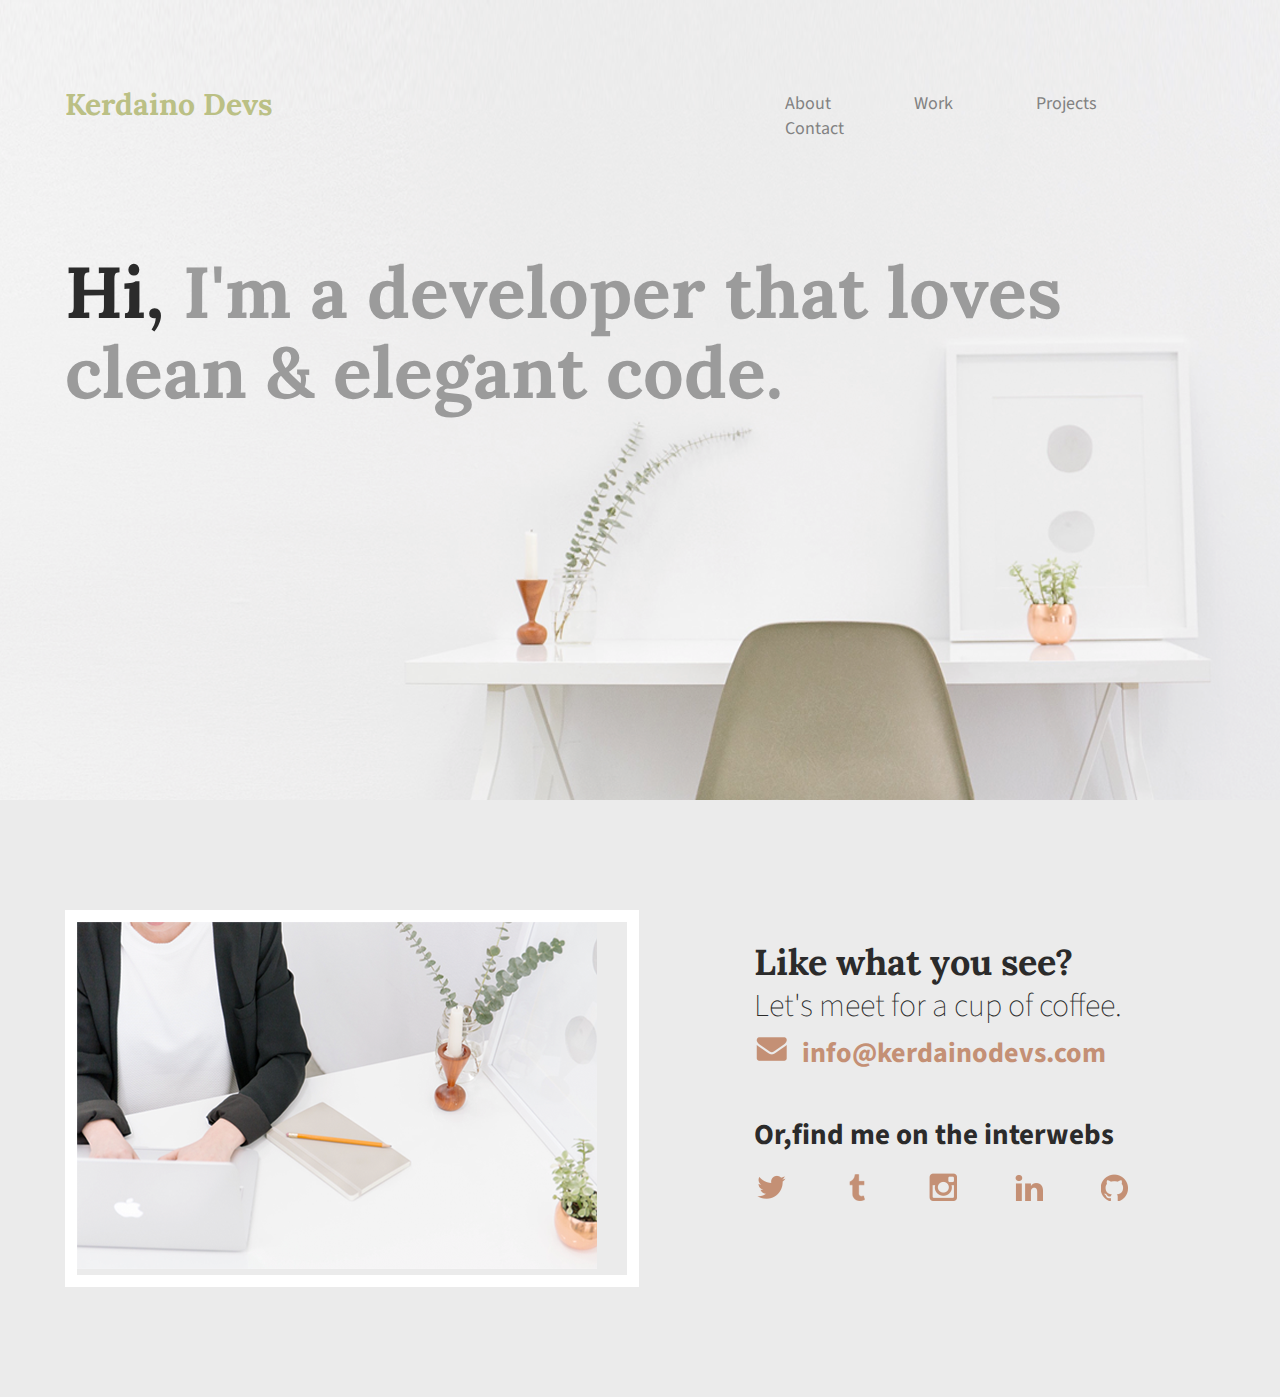
<file: index.html>
<!DOCTYPE html>
<html lang="en">
    <head>
        <meta charset="UTF-8">
        <meta http-equiv="X-UA-Compatible" content="IE=edge">
        <meta name="viewport" content="width=device-width, initial-scale=1.0">
        <link rel="stylesheet" href="css/main.css">
        <link rel="stylesheet" href="css/normalize.css">
        <link href='https://fonts.googleapis.com/css?family=Source+Sans+Pro:400,700' rel='stylesheet' type='text/css'>
        <link rel="preconnect" href="https://fonts.googleapis.com">
        <link rel="preconnect" href="https://fonts.gstatic.com" crossorigin>
        <link href="https://fonts.googleapis.com/css2?family=Lora:wght@400;700&display=swap" rel="stylesheet"> 
        <title>Kerdaino Devs | Portfolio</title>
    </head>
    <body>
        <!-- header contains the brand name and links to about,work,contact sections-->
        <header>
            <div class="full-width">
                <div class="half-width">
                    <h1>
                        Kerdaino Devs
                    </h1>
                </div>
                <div class="half-width">
                    <nav>
                        <ul>
                            <li><a href="about/index.html">About</a></li>
                            <li><a href="work/index.html">Work</a></li>
                            <li><a href="projects/index.html">Projects</a></li>
                            <li><a href="#contact">Contact</a></li>
                        </ul>
                    </nav>
                </div>
                <h2>
                    <span>Hi,</span> I'm a developer that loves clean &amp; elegant code.
                </h2>
            </div>
        </header>
        <!--the footer contains the contact page-->
        <footer id="contact">
            <div class="full-width">
                <div class="half-width" id="contact-img">
                    <img src="img/contact-image.png" alt="contact-image">   
                </div>
                <div class="half-width">
                    <h2>Like what you see?</h2>
                    <h3  id="email-header">Let's meet for a cup of coffee.</h3>
                    <img src="img/envelope.png" alt="envelope" id="envelope">
                    <a href="mailto:info@kerdainodevs.com">info@kerdainodevs.com</a>
                    <h3 id="socialmedia-header">Or,find me on the interwebs</h3>
                    <ul>
                        <li><img src="img/twitter.png" alt="twitter-logo"></li>
                        <li><img src="img/tumblr.png" alt="tumblr-logo"></li>
                        <li><img src="img/instagram.png" alt="instagram-logo"></li>
                        <li><img src="img/linkedin.png" alt="linkedin-logo"></li>
                        <li><img src="img/github.png" alt="github-logo"></li>
                    </ul>
                </div>
            </div>
        </footer>
    </body>
</html>
</file>
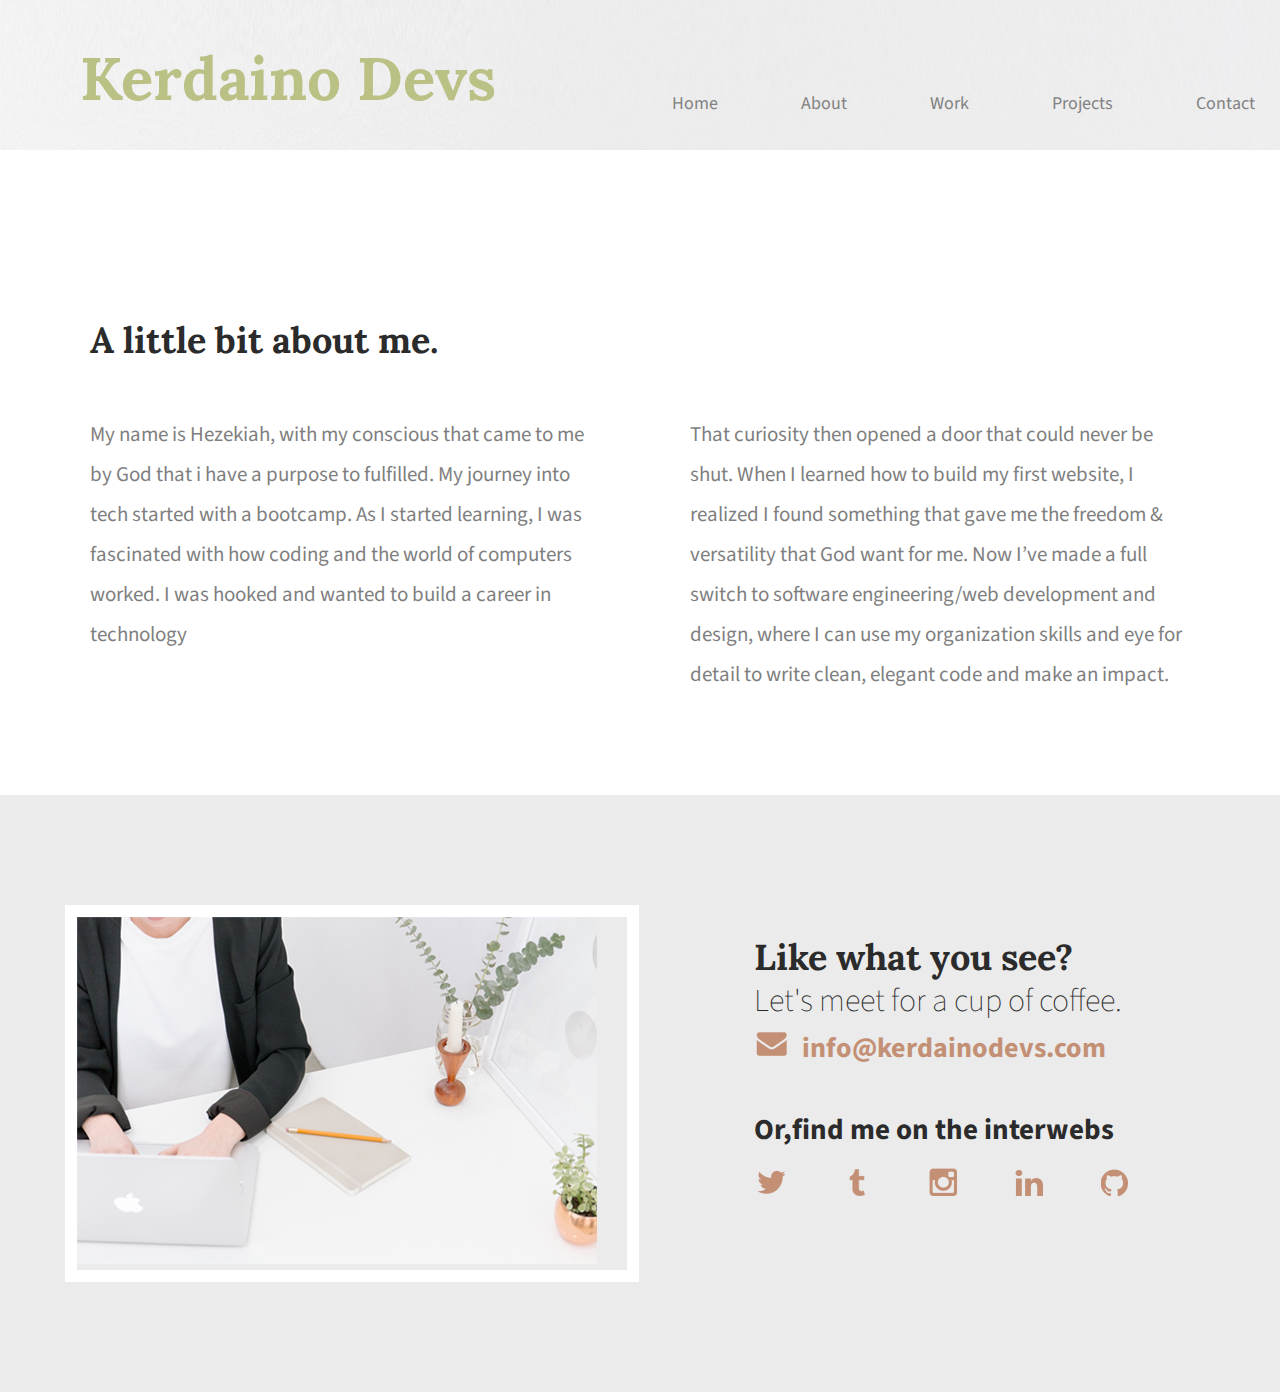
<file: about/index.html>
<!DOCTYPE html>
<html lang="en">
<head>
    <meta charset="UTF-8">
    <meta http-equiv="X-UA-Compatible" content="IE=edge">
    <meta name="viewport" content="width=device-width, initial-scale=1.0">
    <link rel="stylesheet" href="../css/main.css">
    <link rel="stylesheet" href="../css/normalize.css">
    <link href='https://fonts.googleapis.com/css?family=Source+Sans+Pro:400,700' rel='stylesheet' type='text/css'>
    <link rel="preconnect" href="https://fonts.googleapis.com">
    <link rel="preconnect" href="https://fonts.gstatic.com" crossorigin>
    <link href="https://fonts.googleapis.com/css2?family=Lora:wght@400;700&display=swap" rel="stylesheet"> 
    <title>about</title>
</head>
<body>
    <!--this is the about section-->
    <section id="about">
        <div class="header">
            <div class="sub-one">
            <a href="../index.html">
            <h1>
                Kerdaino Devs
            </h1>
            </a>
            </div>
            <div class="sub-two">
            <nav>
                <ul>
                    <li><a href="../index.html">Home</a></li>
                    <li><a href="../about/index.html">About</a></li>
                    <li><a href="../work/index.html">Work</a></li>
                    <li><a href="../projects/index.html">Projects</a></li>
                    <li><a href="#contact">Contact</a></li>
                </ul>
            </nav>
            </div>
        </div>
        <div class="full-width">
            <h2>
                A little bit about me.
            </h2>
            <div class="half-width">
                <p>
                    My name is Hezekiah, with my conscious that came to me by God that i have a purpose to fulfilled. My journey into tech started with a bootcamp. As I started learning, I was fascinated with how coding and the world of computers worked. I was hooked and wanted to build a career in technology
                </p>
            </div>
            <div class="half-width">
                <p>
                    That curiosity then opened a door that could never be shut. When I learned how to build my first website, I realized I found something that gave me the freedom & versatility that God want for me. Now I’ve made a full switch to software engineering/web development and design, where I can use my organization skills and eye for detail to write clean, elegant code and make an impact.
                </p>
            </div>
        </div>
    </section>
    <!--the footer contains the contact page-->
    <footer id="contact">
        <div class="full-width">
            <div class="half-width" id="contact-img">
                <img src="../img/contact-image.png" alt="contact-image">   
            </div>
            <div class="half-width">
                <h2>Like what you see?</h2>
                <h3  id="email-header">Let's meet for a cup of coffee.</h3>
                <img src="../img/envelope.png" alt="envelope" id="envelope">
                <a href="mailto:info@kerdainodevs.com">info@kerdainodevs.com</a>
                <h3 id="socialmedia-header">Or,find me on the interwebs</h3>
                <ul>
                    <li><img src="../img/twitter.png" alt="twitter-logo"></li>
                    <li><img src="../img/tumblr.png" alt="tumblr-logo"></li>
                    <li><img src="../img/instagram.png" alt="instagram-logo"></li>
                    <li><img src="../img/linkedin.png" alt="linkedin-logo"></li>
                    <li><img src="../img/github.png" alt="github-logo"></li>
                </ul>
            </div>
        </div>
    </footer>
</body>
</html>
</file>
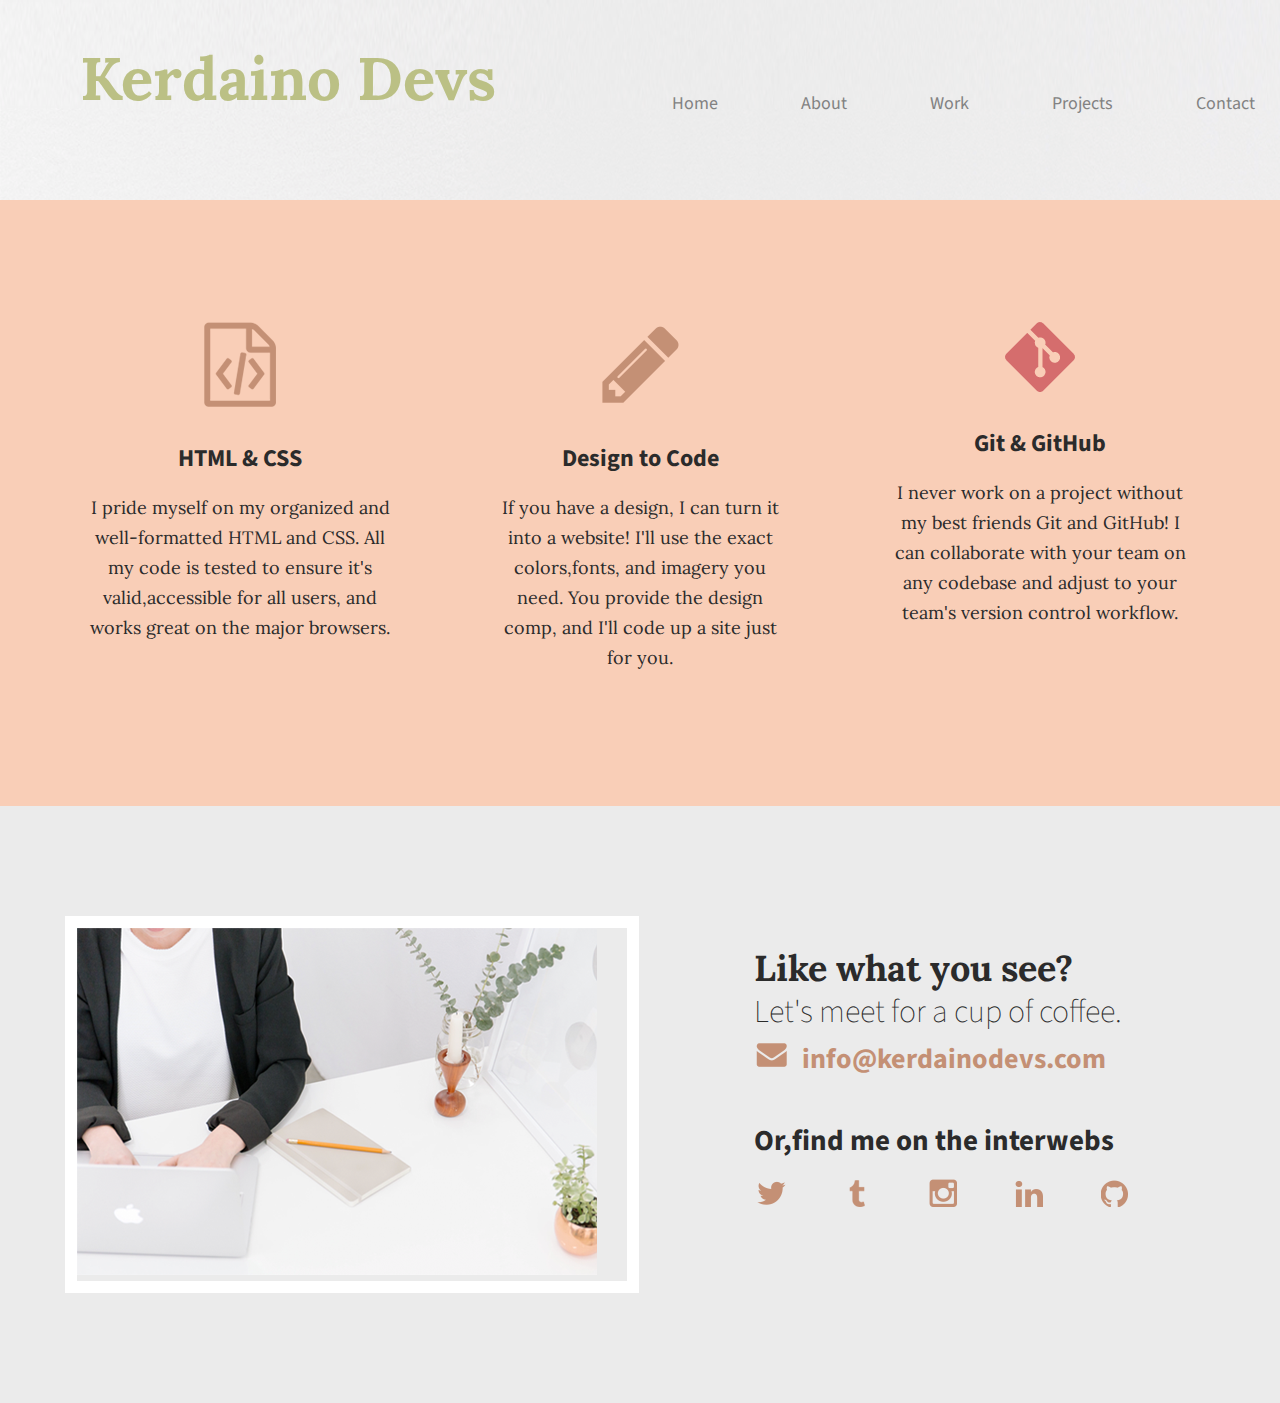
<file: work/index.html>
<!DOCTYPE html>
<html lang="en">
<head>
    <meta charset="UTF-8">
    <meta http-equiv="X-UA-Compatible" content="IE=edge">
    <meta name="viewport" content="width=device-width, initial-scale=1.0">
    <link rel="stylesheet" href="../css/main.css">
    <link rel="stylesheet" href="../css/normalize.css">
    <link href='https://fonts.googleapis.com/css?family=Source+Sans+Pro:400,700' rel='stylesheet' type='text/css'>
    <link rel="preconnect" href="https://fonts.googleapis.com">
    <link rel="preconnect" href="https://fonts.gstatic.com" crossorigin>
    <link href="https://fonts.googleapis.com/css2?family=Lora:wght@400;700&display=swap" rel="stylesheet"> 
    <title>work</title>
</head>
<body>
   <!--this is the work section-->
   <section id="work">
    <div class="header">
        <div class="sub-one">
        <a href="../index.html">
        <h1>
            Kerdaino Devs
        </h1>
        </a>
        </div>
        <div class="sub-two">
        <nav>
            <ul>
                <li><a href="../index.html">Home</a></li>
                <li><a href="../about/index.html">About</a></li>
                <li><a href="../work/index.html">Work</a></li>
                <li><a href="../projects/index.html">Projects</a></li>
                <li><a href="#contact">Contact</a></li>
            </ul>
        </nav>
        </div>
    </div>
    <div class="full-width">
        <div class="third-width">
            <img src="../img/html-icon.png" alt="html-icon">
            <h3>HTML & CSS</h3>
            <p>I pride myself on my organized and well-formatted HTML and CSS. All my code is tested to ensure it's valid,accessible for all users, and works great on the major browsers.</p>
        </div>
        <div class="third-width">
            <img src="../img/pencil-icon.png" alt="pencil-icon">
            <h3>Design  to Code</h3>
            <p>If you have a design, I can turn it into a website! I'll use the exact colors,fonts, and imagery you need. You provide the design comp, and I'll code up a site just for you.</p>
        </div>
        <div class="third-width">
            <img src="../img/git-icon.png" alt="git-icon">
            <h3>Git & GitHub</h3>
            <p>I never work on a project without my best friends Git and GitHub! I can collaborate with your team on any codebase and adjust to your team's version control workflow.</p>
        </div>
    </div>
</section>
    <!--the footer contains the contact page-->
    <footer id="contact">
        <div class="full-width">
            <div class="half-width" id="contact-img">
                <img src="../img/contact-image.png" alt="contact-image">   
            </div>
            <div class="half-width">
                <h2>Like what you see?</h2>
                <h3  id="email-header">Let's meet for a cup of coffee.</h3>
                <img src="../img/envelope.png" alt="envelope" id="envelope">
                <a href="mailto:info@kerdainodevs.com">info@kerdainodevs.com</a>
                <h3 id="socialmedia-header">Or,find me on the interwebs</h3>
                <ul>
                    <li><img src="../img/twitter.png" alt="twitter-logo"></li>
                    <li><img src="../img/tumblr.png" alt="tumblr-logo"></li>
                    <li><img src="../img/instagram.png" alt="instagram-logo"></li>
                    <li><img src="../img/linkedin.png" alt="linkedin-logo"></li>
                    <li><img src="../img/github.png" alt="github-logo"></li>
                </ul>
            </div>
        </div>
    </footer>
</body>
</html>
</file>
<file: css/main.css>
/******Base styles********/
body{
    font-family: 'source sans pro',sans-serif;
    color: #2b2b2b;
}
/***Grid***/
.full-width{
    width: 1200px;
    margin: 0 auto;
    overflow: auto;
}
.half-width{
    width: 600px;
    float: left;
}
.third-width{
    width: 400px;
    float: left;
}
/*******Header*******/
header {
    height: 800px;
    background-image: url(../img/full-background.png); 
    background-size: cover;
    background-position: center;
}
header h1 { 
    padding: 65px 0 65px 25px;
    font-family: 'Lora', serif;
    font-size: 30px;
    color: #bbc085;
}
nav {
    float: right; 
    padding: 75px 25px;
}
    nav ul li{
    display: inline-block;
}
    nav ul li a {
    text-transform: capitalize;
    text-decoration: none;
    font-size: 18px;
    color: #828282;
    padding-left: 80px; 
    word-spacing: 80px;
}
header h2 {
    width: 950;
    clear: both;
    font-family: 'Lora', serif;
    font-size: 72px;
    line-height: 80px;
    color: #9b9b9b;
    padding: 20px 0 20px 25px;
}
header h2 span {
    color: #2b2b2b;
}
/****** ABOUT ******/
#about .header{
    background-image: url(../img/full-background.png);
    height: 150px;
    box-sizing: content-box;
}

#about .header .sub-one{
    float: left;
    font-family: 'Lora', serif;
    font-size: 30px;
    color: #bbc085;
    padding-left: 80px;
    margin-top: 0px;
    margin-bottom: 30px;
}

#about .header .sub-one a{
    text-decoration: none;
    color: #bbc085;
}

#about .full-width{
    padding: 80px 0px;
}
#about h2{
    font-family: 'Lora', serif;
    font-size: 36px;
    padding-left: 50px;
}
#about p {
    font-size: 21px;
    color: #7f7f7f;
    line-height: 40px;
    padding-left: 50px;
    padding-right: 50px;
}
/* this is the style for the work section */
#work{
    background: #f9ceb7;
    text-align: center;
}

#work .header{
    background-image: url(../img/full-background.png);
    height: 200px;
    box-sizing: content-box;
}

#work .header .sub-one{
    float: left;
    font-family: 'Lora', serif;
    font-size: 30px;
    color: #bbc085;
    padding-left: 80px;
    margin-top: 0px;
    margin-bottom: 30px;
}

#work .header .sub-one a{
    text-decoration: none;
    color: #bbc085;
}


#work .full-width {
    padding: 115px 0;
}
#work img {
    padding-bottom: 30px;
}
#work h3 {
    font-size: 24px;
    line-height: 32px;
    width: 190px;
    margin: 0 auto;
    color: #2b2b2b;
}
#work p {
    font-family: 'Lora', serif; 
    font-size: 18px;
    line-height: 30px;
    padding: 0 50px;
    color: #2b2b2b;
    /* width: 300px; */
    /* box-sizing: border-box; */
}
/****** CONTACT ******/
#contact{
    background: #ebebeb;
}
#contact .full-width {
    padding: 110px 0;
    /* display: inline-block; */
    /* float: left; */
}
#contact #contact-img {
    margin-left: 25px;
    border: 12px solid #ffffff;
    width: 550px;
    /* display: inline-block; */
    /* float: left; */
}
#contact h2, 
#contact #email-header, 
#contact #socialmedia-header, 
#contact ul {
    padding-left: 115px;
    /* display: inline-block; */
    /* float: right; */
}
#contact #envelope {
    padding: 0 10px 0 115px;
    /* float: right; */
}
#contact h2 {
    font-family: 'Lora', serif;
    font-size: 36px;
    line-height: 44px;
    color: #2b2b2b;
}
#contact #email-header{
    font-size: 32px;
    font-weight: lighter;
    line-height: 44px;
    margin: -30px 0 5px 0;
}
#contact #socialmedia-header {
    font-weight: bold;
    font-size: 29px;
    line-height: 44px;
    margin: 40px 0 0 0;
    color: #2b2b2b;
}
#contact a {
    text-decoration: none; 
    color: #c49075;
    font-weight: bold;
    font-size: 28px;
    /* float: right; */
}
#contact ul {
    list-style: none;
}
#contact ul li {
    display: inline-block;
}
#contact ul img {
    padding-right: 48px;
}

.bout{
    height: 100px;
    /* background-size: cover; */
    /* background-position: center; */
    background-color: #2b2b2b;
    box-sizing: border-box;
    /* float: left; */
    display: inline-block;
}

.bout nav{
    float: right; 
    padding: 75px 25px;
    /* display: inline-block; */
}

/* projects design */
#Projects{
    background: #f9ceb7;
    text-align: center;
}

#Projects .header{
    background-image: url(../img/full-background.png);
    height: 200px;
    box-sizing: content-box;
}

#Projects .header .sub-one{
    float: left;
    font-family: 'Lora', serif;
    font-size: 30px;
    color: #bbc085;
    padding-left: 80px;
    margin-top: 0px;
    margin-bottom: 30px;
}

#Projects .header .sub-one a{
    text-decoration: none;
    color: #bbc085;
}

#Projects .full-width {
    padding: 115px 0;
}

#Projects .heading {
    font-family: 'Lora', serif;
    text-align: center;
    padding-bottom: 50px;
    padding-top: 0px;
}

#Projects img {
    width: 300px;
    padding-bottom: 30px;
}

#Projects h3 {
    font-size: 24px;
    line-height: 32px;
    width: 300px;
    margin: 0 auto;
    color: #2b2b2b;
    padding-bottom: 20px;
}

#Projects p {
    font-family: 'Lora', serif; 
    font-size: 18px;
    line-height: 30px;
    padding: 0 50px;
    color: #2b2b2b;
    /* width: 1100px; */
    /* box-sizing: border-box; */
}
</file>
